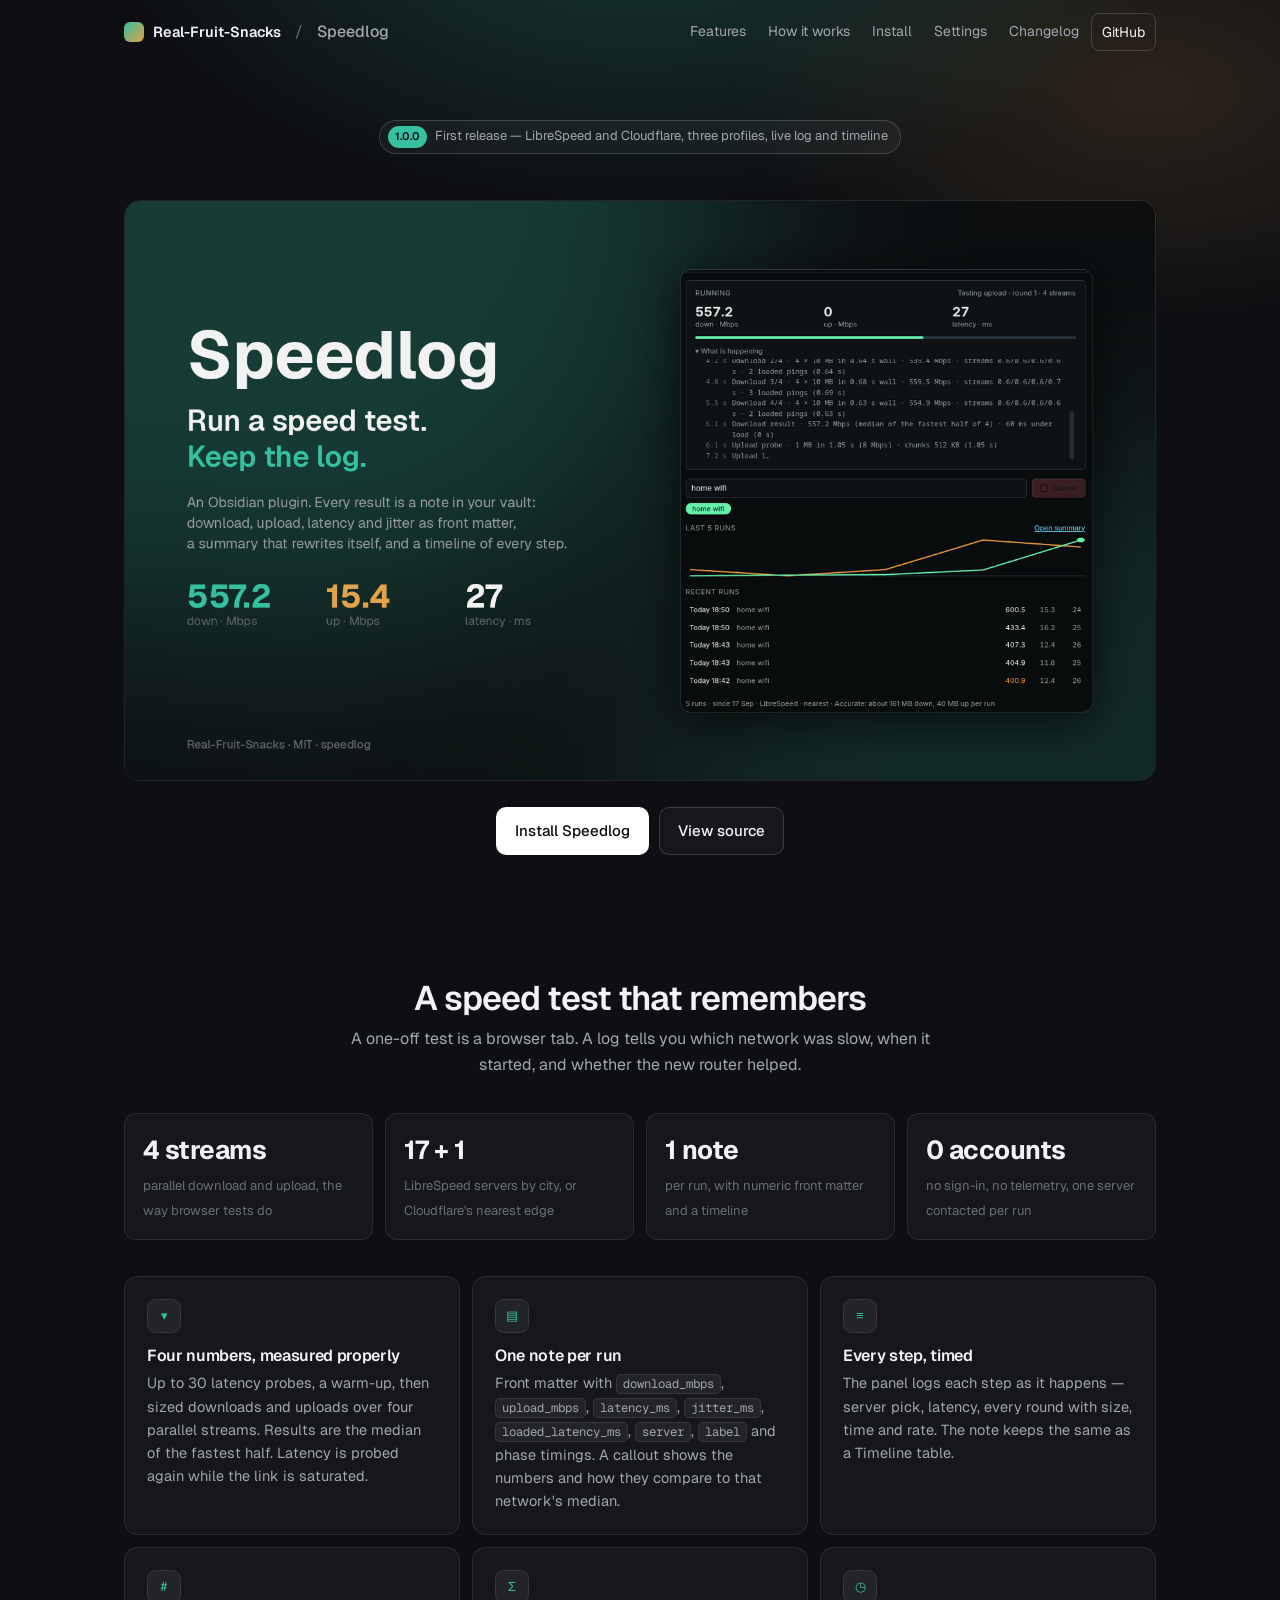
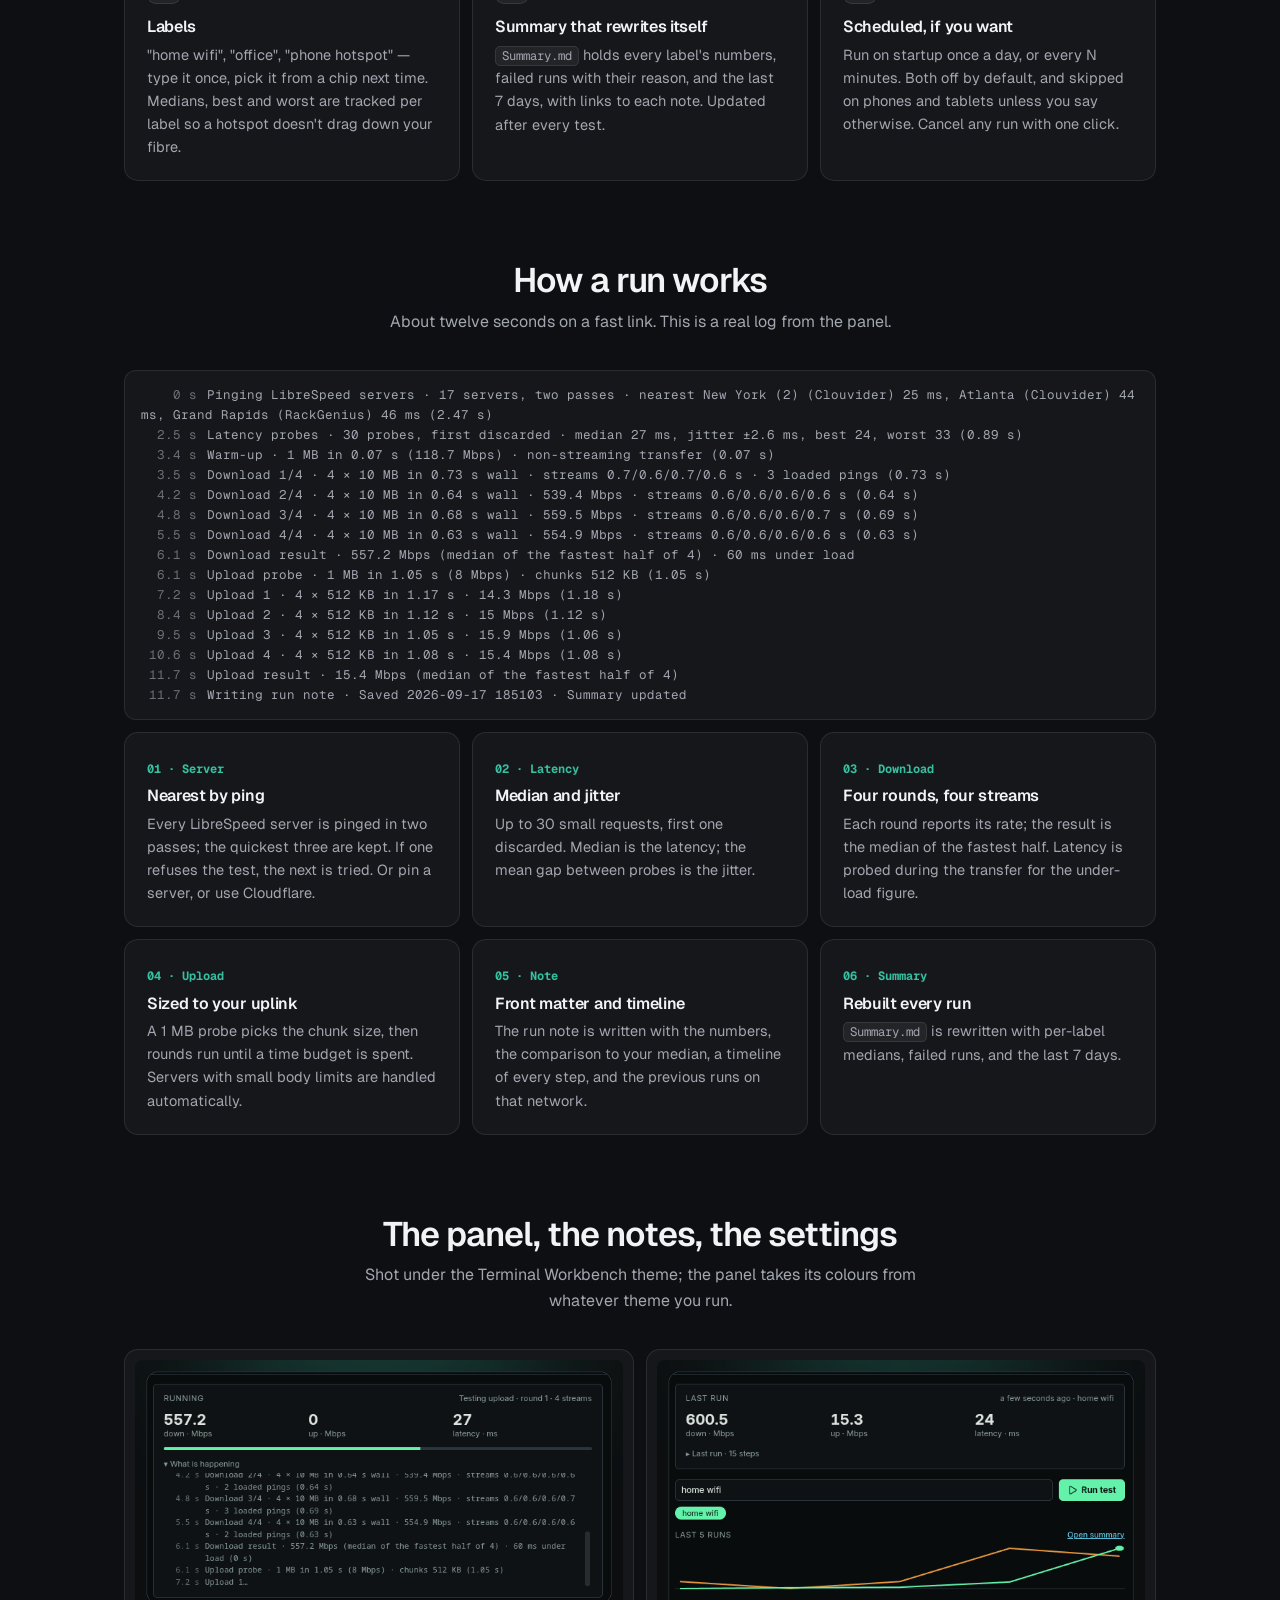
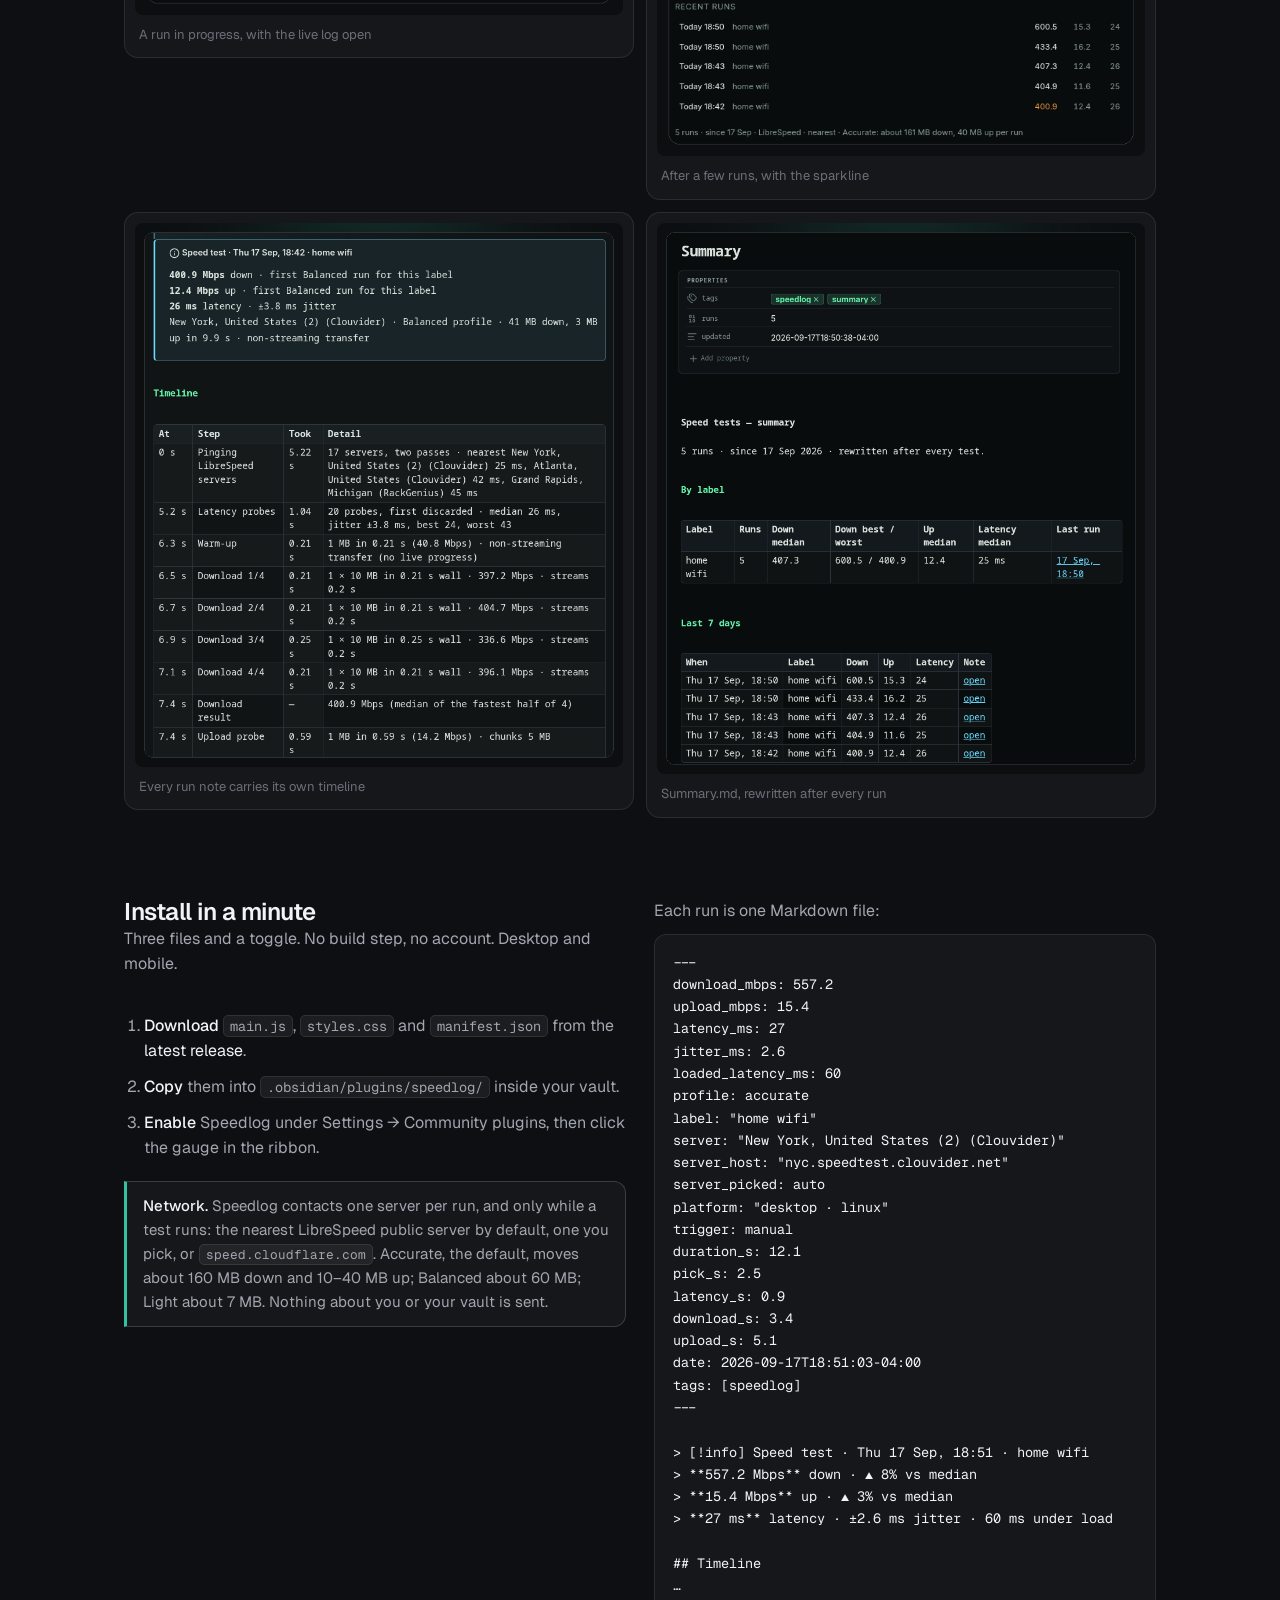
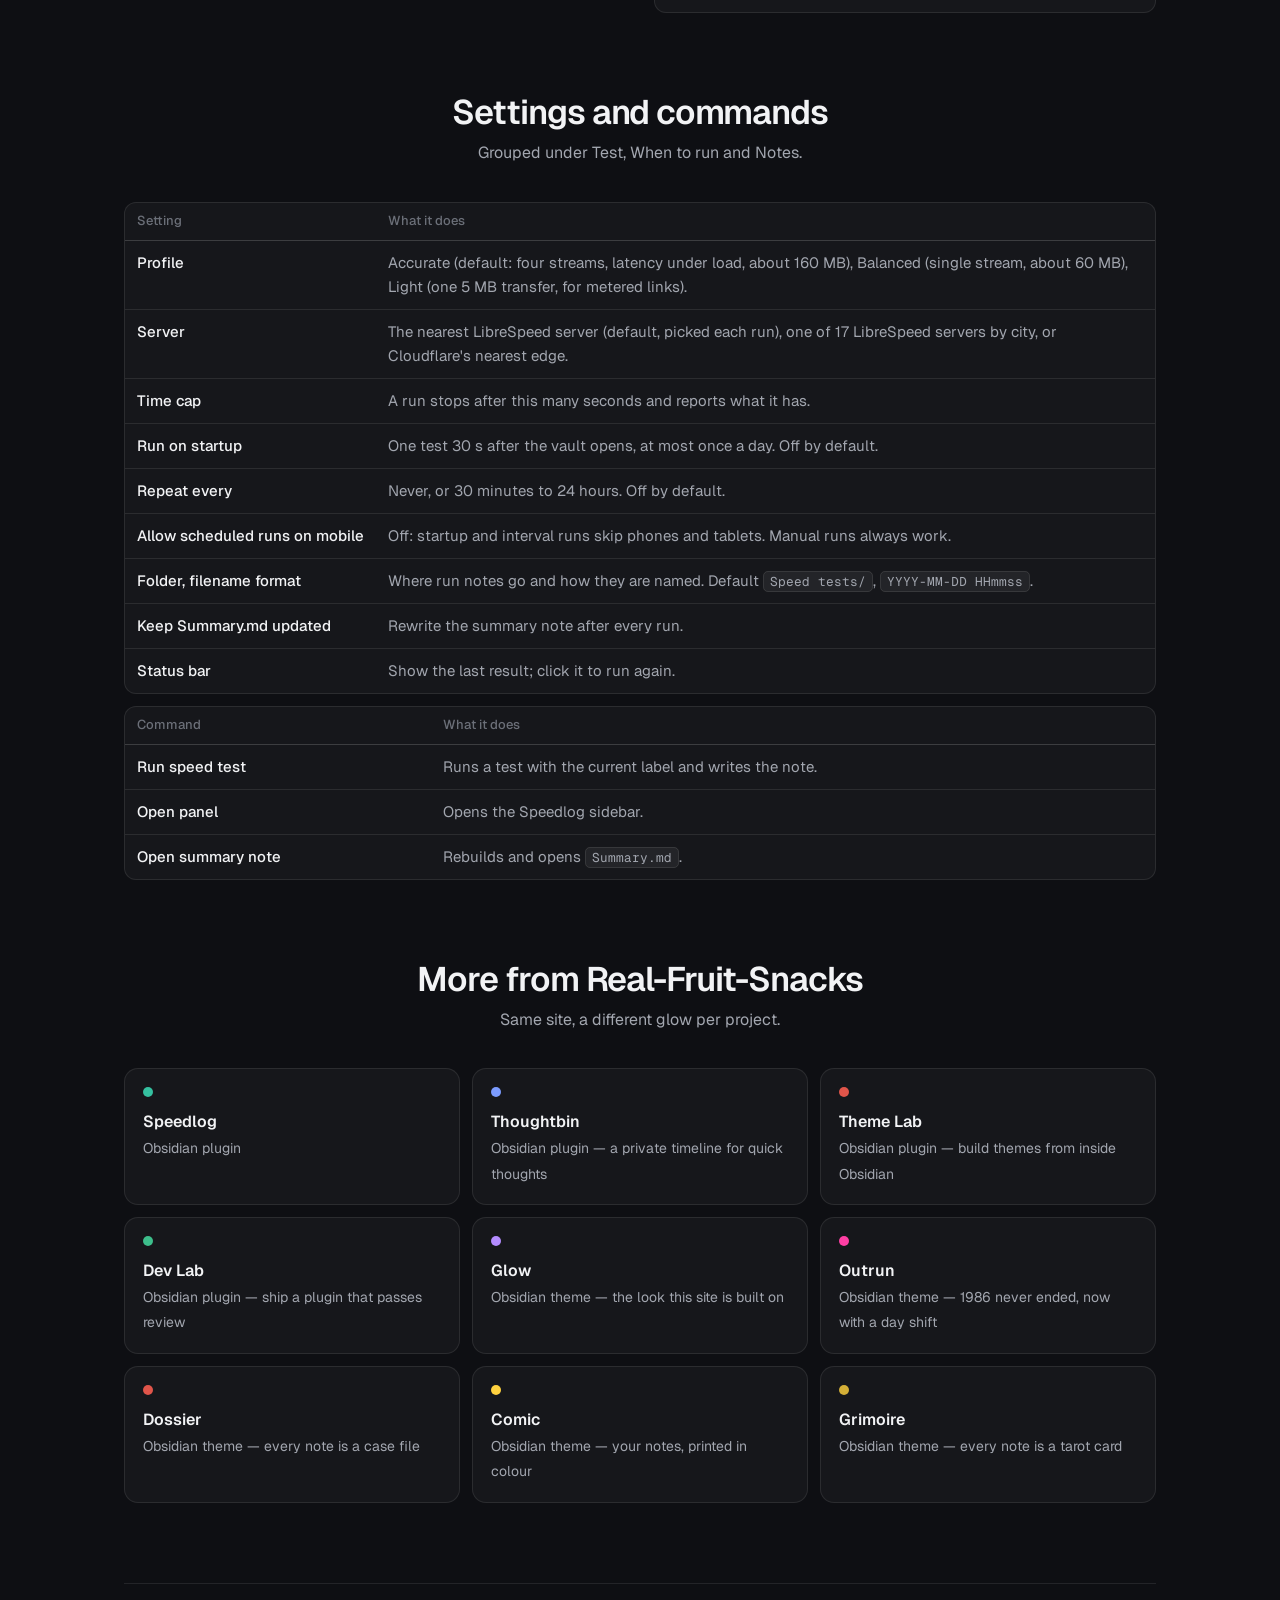
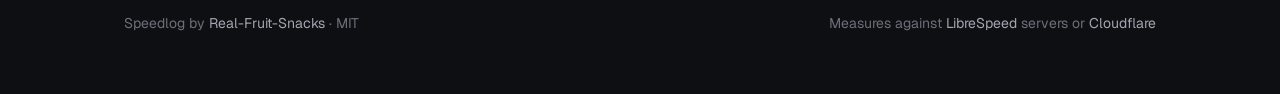
<file: docs/index.html>
<!doctype html>
<html lang="en">
<head>
<meta charset="utf-8">
<meta name="viewport" content="width=device-width, initial-scale=1">
<title>Speedlog — internet speed tests, logged as notes in Obsidian</title>
<meta name="description" content="Speedlog runs an internet speed test from inside Obsidian and logs every result as a Markdown note with front matter: download, upload, latency and jitter, per-label medians, and a summary that rewrites itself.">
<link rel="icon" href="assets/favicon.svg" type="image/svg+xml">
<meta property="og:title" content="Speedlog for Obsidian">
<meta property="og:description" content="Run a speed test, keep the log. Every result is a note in your vault.">
<meta property="og:image" content="https://real-fruit-snacks.github.io/obsidian-speedlog/assets/og.png">
<meta property="og:image:width" content="1280">
<meta property="og:image:height" content="640">
<meta property="og:type" content="website">
<meta name="twitter:card" content="summary_large_image">
<link rel="preconnect" href="https://fonts.googleapis.com">
<link href="https://fonts.googleapis.com/css2?family=Geist:wght@400;500;600;700&family=Geist+Mono:wght@400;500&display=swap" rel="stylesheet">
<link rel="stylesheet" href="assets/rfs.css">
<style>:root{ --accent:#35C0A0; --accent-2:#E0A24A; }</style>
<style>
.site-header .owner, .site-header .proj, .site-header nav a { white-space: nowrap; }
.site-header nav { gap: 2px; }
.site-header nav a { padding: 7px 10px; }
@media (max-width: 900px) { .site-header nav a[href="#settings"], .site-header nav a[href="#how"] { display: none; } }
@media (max-width: 700px) { .site-header .crumb, .site-header .proj { display: none; } .site-header nav a[href="changelog.html"] { display: none; } }
.cover { margin: 8px auto 0; max-width: 1040px; }
.cover img { border-radius: 14px; border: 1px solid var(--line); display: block; }
.steps-grid { display: grid; grid-template-columns: repeat(3, 1fr); gap: 12px; }
.steps-grid .f b.n { display: inline-block; font-family: var(--mono); font-size: 12px; color: var(--accent); margin-bottom: 8px; }
.shots.even { grid-template-columns: 1fr 1fr; }
.kv { display: grid; grid-template-columns: repeat(4, 1fr); gap: 12px; margin: 0 0 36px; }
.kv div { background: var(--panel); border: 1px solid var(--line); border-radius: 12px; padding: 16px 18px; }
.kv b { display: block; font-size: 26px; font-weight: 700; letter-spacing: -0.02em; color: var(--text); }
.kv span { font-size: 13px; color: var(--text-3); }
.log { background: var(--panel); border: 1px solid var(--line); border-radius: 12px; padding: 14px 16px; font-family: var(--mono); font-size: 12.5px; line-height: 1.6; color: var(--text-2); overflow-x: auto; }
.log i { font-style: normal; color: var(--text-3); display: inline-block; width: 4.5em; text-align: right; margin-right: 10px; }
@media (max-width: 800px) { .steps-grid, .kv { grid-template-columns: 1fr 1fr; } .shots.even { grid-template-columns: 1fr; } }
@media (max-width: 520px) { .steps-grid, .kv { grid-template-columns: 1fr; } }
</style>
<style>
.sr-only { position: absolute; width: 1px; height: 1px; padding: 0; margin: -1px; overflow: hidden; clip: rect(0 0 0 0); white-space: nowrap; border: 0; }
.hero.is-cover { padding: 56px 0 44px; }
.hero.is-cover .cover { margin: 20px auto 26px; max-width: 1040px; }
.hero.is-cover .cover img { width: 100%; border-radius: 16px; border: 1px solid var(--line); display: block; }
</style>
</head>
<body>
<div class="wrap">
  <header class="site-header">
    <a class="owner" href="https://github.com/Real-Fruit-Snacks"><i></i>Real-Fruit-Snacks</a>
    <span class="crumb">/</span><span class="proj">Speedlog</span>
    <nav>
      <a href="#features">Features</a>
      <a href="#how">How it works</a>
      <a href="#install">Install</a>
      <a href="#settings">Settings</a>
      <a href="changelog.html">Changelog</a>
      <a class="gh" href="https://github.com/Real-Fruit-Snacks/obsidian-speedlog">GitHub</a>
    </nav>
  </header>

  <div class="hero is-cover">
    <div class="pill"><b>1.0.0</b> First release — LibreSpeed and Cloudflare, three profiles, live log and timeline</div>
    <h1 class="sr-only">Speedlog — run a speed test, keep the log. An Obsidian plugin that logs every result as a note.</h1>
    <div class="cover"><img src="assets/cover.png" alt="Speedlog: run a speed test, keep the log — the panel mid-run beside the summary note"></div>
    <div class="actions">
      <a class="btn primary" href="#install">Install Speedlog</a>
      <a class="btn secondary" href="https://github.com/Real-Fruit-Snacks/obsidian-speedlog">View source</a>
    </div>
  </div>

  <section id="features">
    <h2>A speed test that remembers</h2>
    <p class="sub">A one-off test is a browser tab. A log tells you which network was slow, when it started, and whether the new router helped.</p>
    <div class="kv">
      <div><b>4 streams</b><span>parallel download and upload, the way browser tests do</span></div>
      <div><b>17 + 1</b><span>LibreSpeed servers by city, or Cloudflare's nearest edge</span></div>
      <div><b>1 note</b><span>per run, with numeric front matter and a timeline</span></div>
      <div><b>0 accounts</b><span>no sign-in, no telemetry, one server contacted per run</span></div>
    </div>
    <div class="grid">
      <div class="f"><div class="ic">▾</div><h3>Four numbers, measured properly</h3><p>Up to 30 latency probes, a warm-up, then sized downloads and uploads over four parallel streams. Results are the median of the fastest half. Latency is probed again while the link is saturated.</p></div>
      <div class="f"><div class="ic">▤</div><h3>One note per run</h3><p>Front matter with <code>download_mbps</code>, <code>upload_mbps</code>, <code>latency_ms</code>, <code>jitter_ms</code>, <code>loaded_latency_ms</code>, <code>server</code>, <code>label</code> and phase timings. A callout shows the numbers and how they compare to that network's median.</p></div>
      <div class="f"><div class="ic">≡</div><h3>Every step, timed</h3><p>The panel logs each step as it happens — server pick, latency, every round with size, time and rate. The note keeps the same as a Timeline table.</p></div>
      <div class="f"><div class="ic">#</div><h3>Labels</h3><p>"home wifi", "office", "phone hotspot" — type it once, pick it from a chip next time. Medians, best and worst are tracked per label so a hotspot doesn't drag down your fibre.</p></div>
      <div class="f"><div class="ic">Σ</div><h3>Summary that rewrites itself</h3><p><code>Summary.md</code> holds every label's numbers, failed runs with their reason, and the last 7 days, with links to each note. Updated after every test.</p></div>
      <div class="f"><div class="ic">◷</div><h3>Scheduled, if you want</h3><p>Run on startup once a day, or every N minutes. Both off by default, and skipped on phones and tablets unless you say otherwise. Cancel any run with one click.</p></div>
    </div>
  </section>

  <section id="how">
    <h2>How a run works</h2>
    <p class="sub">About twelve seconds on a fast link. This is a real log from the panel.</p>
    <div class="log">
<i>0 s</i>Pinging LibreSpeed servers · 17 servers, two passes · nearest New York (2) (Clouvider) 25 ms, Atlanta (Clouvider) 44 ms, Grand Rapids (RackGenius) 46 ms (2.47 s)<br>
<i>2.5 s</i>Latency probes · 30 probes, first discarded · median 27 ms, jitter ±2.6 ms, best 24, worst 33 (0.89 s)<br>
<i>3.4 s</i>Warm-up · 1 MB in 0.07 s (118.7 Mbps) · non-streaming transfer (0.07 s)<br>
<i>3.5 s</i>Download 1/4 · 4 × 10 MB in 0.73 s wall · streams 0.7/0.6/0.7/0.6 s · 3 loaded pings (0.73 s)<br>
<i>4.2 s</i>Download 2/4 · 4 × 10 MB in 0.64 s wall · 539.4 Mbps · streams 0.6/0.6/0.6/0.6 s (0.64 s)<br>
<i>4.8 s</i>Download 3/4 · 4 × 10 MB in 0.68 s wall · 559.5 Mbps · streams 0.6/0.6/0.6/0.7 s (0.69 s)<br>
<i>5.5 s</i>Download 4/4 · 4 × 10 MB in 0.63 s wall · 554.9 Mbps · streams 0.6/0.6/0.6/0.6 s (0.63 s)<br>
<i>6.1 s</i>Download result · 557.2 Mbps (median of the fastest half of 4) · 60 ms under load<br>
<i>6.1 s</i>Upload probe · 1 MB in 1.05 s (8 Mbps) · chunks 512 KB (1.05 s)<br>
<i>7.2 s</i>Upload 1 · 4 × 512 KB in 1.17 s · 14.3 Mbps (1.18 s)<br>
<i>8.4 s</i>Upload 2 · 4 × 512 KB in 1.12 s · 15 Mbps (1.12 s)<br>
<i>9.5 s</i>Upload 3 · 4 × 512 KB in 1.05 s · 15.9 Mbps (1.06 s)<br>
<i>10.6 s</i>Upload 4 · 4 × 512 KB in 1.08 s · 15.4 Mbps (1.08 s)<br>
<i>11.7 s</i>Upload result · 15.4 Mbps (median of the fastest half of 4)<br>
<i>11.7 s</i>Writing run note · Saved 2026-09-17 185103 · Summary updated
    </div>
    <div class="steps-grid" style="margin-top:12px">
      <div class="f"><b class="n">01 · Server</b><h3>Nearest by ping</h3><p>Every LibreSpeed server is pinged in two passes; the quickest three are kept. If one refuses the test, the next is tried. Or pin a server, or use Cloudflare.</p></div>
      <div class="f"><b class="n">02 · Latency</b><h3>Median and jitter</h3><p>Up to 30 small requests, first one discarded. Median is the latency; the mean gap between probes is the jitter.</p></div>
      <div class="f"><b class="n">03 · Download</b><h3>Four rounds, four streams</h3><p>Each round reports its rate; the result is the median of the fastest half. Latency is probed during the transfer for the under-load figure.</p></div>
      <div class="f"><b class="n">04 · Upload</b><h3>Sized to your uplink</h3><p>A 1 MB probe picks the chunk size, then rounds run until a time budget is spent. Servers with small body limits are handled automatically.</p></div>
      <div class="f"><b class="n">05 · Note</b><h3>Front matter and timeline</h3><p>The run note is written with the numbers, the comparison to your median, a timeline of every step, and the previous runs on that network.</p></div>
      <div class="f"><b class="n">06 · Summary</b><h3>Rebuilt every run</h3><p><code>Summary.md</code> is rewritten with per-label medians, failed runs, and the last 7 days.</p></div>
    </div>
  </section>

  <section id="screens">
    <h2>The panel, the notes, the settings</h2>
    <p class="sub">Shot under the Terminal Workbench theme; the panel takes its colours from whatever theme you run.</p>
    <div class="shots even">
      <figure><img src="assets/panel-live.png" alt="The Speedlog panel mid-run: live numbers, a progress bar and a step-by-step log" loading="lazy"><figcaption>A run in progress, with the live log open</figcaption></figure>
      <figure><img src="assets/panel.png" alt="The Speedlog panel after five runs: last result, label chips, sparkline and recent runs" loading="lazy"><figcaption>After a few runs, with the sparkline</figcaption></figure>
    </div>
    <div class="shots even" style="margin-top:12px">
      <figure><img src="assets/timeline.png" alt="A run note in Reading view: the results callout and a timeline table of every step with its duration" loading="lazy"><figcaption>Every run note carries its own timeline</figcaption></figure>
      <figure><img src="assets/summary.png" alt="The Summary note: runs, medians, best and worst per label, and the last 7 days" loading="lazy"><figcaption>Summary.md, rewritten after every run</figcaption></figure>
    </div>
  </section>

  <section id="install">
    <div class="two">
      <div>
        <h2>Install in a minute</h2>
        <p class="sub">Three files and a toggle. No build step, no account. Desktop and mobile.</p>
        <ol class="steps">
          <li><b>Download</b> <code>main.js</code>, <code>styles.css</code> and <code>manifest.json</code> from the <a href="https://github.com/Real-Fruit-Snacks/obsidian-speedlog/releases/latest">latest release</a>.</li>
          <li><b>Copy</b> them into <code>.obsidian/plugins/speedlog/</code> inside your vault.</li>
          <li><b>Enable</b> Speedlog under Settings → Community plugins, then click the gauge in the ribbon.</li>
        </ol>
        <div class="callout"><b>Network.</b> Speedlog contacts one server per run, and only while a test runs: the nearest LibreSpeed public server by default, one you pick, or <code>speed.cloudflare.com</code>. Accurate, the default, moves about 160 MB down and 10–40 MB up; Balanced about 60 MB; Light about 7 MB. Nothing about you or your vault is sent.</div>
      </div>
      <div>
        <p class="sub" style="text-align:left;margin-bottom:10px">Each run is one Markdown file:</p>
<pre><code>---
download_mbps: 557.2
upload_mbps: 15.4
latency_ms: 27
jitter_ms: 2.6
loaded_latency_ms: 60
profile: accurate
label: "home wifi"
server: "New York, United States (2) (Clouvider)"
server_host: "nyc.speedtest.clouvider.net"
server_picked: auto
platform: "desktop · linux"
trigger: manual
duration_s: 12.1
pick_s: 2.5
latency_s: 0.9
download_s: 3.4
upload_s: 5.1
date: 2026-09-17T18:51:03-04:00
tags: [speedlog]
---

&gt; [!info] Speed test · Thu 17 Sep, 18:51 · home wifi
&gt; **557.2 Mbps** down · ▲ 8% vs median
&gt; **15.4 Mbps** up · ▲ 3% vs median
&gt; **27 ms** latency · ±2.6 ms jitter · 60 ms under load

## Timeline
…</code></pre>
      </div>
    </div>
  </section>

  <section id="settings">
    <h2>Settings and commands</h2>
    <p class="sub">Grouped under Test, When to run and Notes.</p>
    <div class="table-wrap">
      <table>
        <tr><th>Setting</th><th>What it does</th></tr>
        <tr><td>Profile</td><td>Accurate (default: four streams, latency under load, about 160 MB), Balanced (single stream, about 60 MB), Light (one 5 MB transfer, for metered links).</td></tr>
        <tr><td>Server</td><td>The nearest LibreSpeed server (default, picked each run), one of 17 LibreSpeed servers by city, or Cloudflare's nearest edge.</td></tr>
        <tr><td>Time cap</td><td>A run stops after this many seconds and reports what it has.</td></tr>
        <tr><td>Run on startup</td><td>One test 30 s after the vault opens, at most once a day. Off by default.</td></tr>
        <tr><td>Repeat every</td><td>Never, or 30 minutes to 24 hours. Off by default.</td></tr>
        <tr><td>Allow scheduled runs on mobile</td><td>Off: startup and interval runs skip phones and tablets. Manual runs always work.</td></tr>
        <tr><td>Folder, filename format</td><td>Where run notes go and how they are named. Default <code>Speed tests/</code>, <code>YYYY-MM-DD HHmmss</code>.</td></tr>
        <tr><td>Keep Summary.md updated</td><td>Rewrite the summary note after every run.</td></tr>
        <tr><td>Status bar</td><td>Show the last result; click it to run again.</td></tr>
      </table>
    </div>
    <div class="table-wrap" style="margin-top:12px">
      <table>
        <tr><th>Command</th><th>What it does</th></tr>
        <tr><td>Run speed test</td><td>Runs a test with the current label and writes the note.</td></tr>
        <tr><td>Open panel</td><td>Opens the Speedlog sidebar.</td></tr>
        <tr><td>Open summary note</td><td>Rebuilds and opens <code>Summary.md</code>.</td></tr>
      </table>
    </div>
  </section>

<section id="projects">
    <h2>More from Real-Fruit-Snacks</h2>
    <p class="sub">Same site, a different glow per project.</p>
    <div class="proj">
      <a href="#" aria-current="page"><i style="background:#35C0A0"></i><b>Speedlog</b><span>Obsidian plugin</span></a>
      <a href="https://real-fruit-snacks.github.io/obsidian-Thoughtbin/"><i style="background:#7C9CFF"></i><b>Thoughtbin</b><span>Obsidian plugin — a private timeline for quick thoughts</span></a>
      <a href="https://real-fruit-snacks.github.io/obsidian-theme-lab/"><i style="background:#E0554A"></i><b>Theme Lab</b><span>Obsidian plugin — build themes from inside Obsidian</span></a>
      <a href="https://real-fruit-snacks.github.io/obsidian-plugin-lab/"><i style="background:#3DBE8B"></i><b>Dev Lab</b><span>Obsidian plugin — ship a plugin that passes review</span></a>
      <a href="https://real-fruit-snacks.github.io/obsidian-glow/"><i style="background:#B48CFF"></i><b>Glow</b><span>Obsidian theme — the look this site is built on</span></a>
      <a href="https://real-fruit-snacks.github.io/obsidian-outrun/"><i style="background:#FF3FA4"></i><b>Outrun</b><span>Obsidian theme — 1986 never ended, now with a day shift</span></a>
      <a href="https://real-fruit-snacks.github.io/obsidian-dossier/"><i style="background:#E0554A"></i><b>Dossier</b><span>Obsidian theme — every note is a case file</span></a>
      <a href="https://real-fruit-snacks.github.io/obsidian-comic/"><i style="background:#FFD23F"></i><b>Comic</b><span>Obsidian theme — your notes, printed in colour</span></a>
      <a href="https://real-fruit-snacks.github.io/obsidian-grimoire/"><i style="background:#D4AF37"></i><b>Grimoire</b><span>Obsidian theme — every note is a tarot card</span></a>
    </div>
  </section>

  <footer class="site-footer">
    <span>Speedlog by <a href="https://github.com/Real-Fruit-Snacks">Real-Fruit-Snacks</a> · MIT</span>
    <span>Measures against <a href="https://librespeed.org">LibreSpeed</a> servers or <a href="https://speed.cloudflare.com">Cloudflare</a></span>
  </footer>
</div>
</body>
</html>
</file>
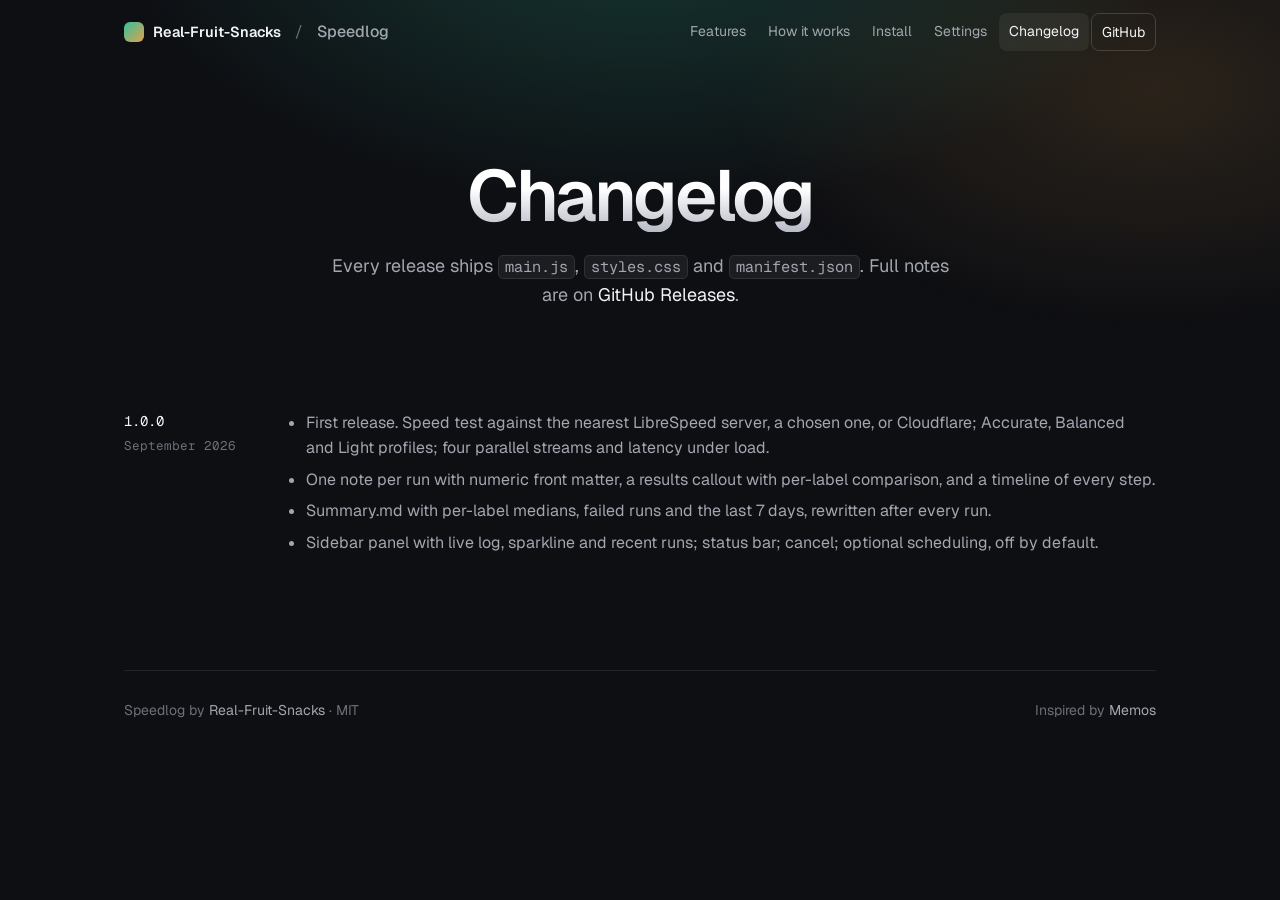
<file: docs/changelog.html>
<!doctype html>
<html lang="en">
<head>
<meta charset="utf-8">
<meta name="viewport" content="width=device-width, initial-scale=1">
<title>Changelog — Speedlog</title>
<link rel="icon" href="assets/favicon.svg" type="image/svg+xml">
<link rel="preconnect" href="https://fonts.googleapis.com">
<link href="https://fonts.googleapis.com/css2?family=Geist:wght@400;500;600;700&family=Geist+Mono:wght@400;500&display=swap" rel="stylesheet">
<link rel="stylesheet" href="assets/rfs.css">
<style>:root{ --accent:#35C0A0; --accent-2:#E0A24A; }</style>
<style>.site-header .owner, .site-header .proj, .site-header nav a { white-space: nowrap; } .site-header nav { gap: 2px; } .site-header nav a { padding: 7px 10px; } @media (max-width: 900px) { .site-header nav a[href="index.html#settings"], .site-header nav a[href="index.html#how"] { display: none; } } @media (max-width: 700px) { .site-header .crumb, .site-header .proj { display: none; } }</style>
</head>
<body>
<div class="wrap">
  <header class="site-header">
    <a class="owner" href="https://github.com/Real-Fruit-Snacks"><i></i>Real-Fruit-Snacks</a>
    <span class="crumb">/</span><a class="proj" href="index.html">Speedlog</a>
    <nav>
      <a href="index.html#features">Features</a>
      <a href="index.html#how">How it works</a>
      <a href="index.html#install">Install</a>
      <a href="index.html#settings">Settings</a>
      <a href="changelog.html" aria-current="page">Changelog</a>
      <a class="gh" href="https://github.com/Real-Fruit-Snacks/obsidian-Speedlog">GitHub</a>
    </nav>
  </header>

  <div class="hero" style="padding-bottom:0">
    <h1>Changelog</h1>
    <p class="lede">Every release ships <code>main.js</code>, <code>styles.css</code> and <code>manifest.json</code>. Full notes are on <a href="https://github.com/Real-Fruit-Snacks/obsidian-Speedlog/releases">GitHub Releases</a>.</p>
  </div>

  <section class="left" style="padding-top:40px">
    <div class="release">
      <div class="v">1.0.0<small>September 2026</small></div>
      <ul>
        <li>First release. Speed test against the nearest LibreSpeed server, a chosen one, or Cloudflare; Accurate, Balanced and Light profiles; four parallel streams and latency under load.</li>
        <li>One note per run with numeric front matter, a results callout with per-label comparison, and a timeline of every step.</li>
        <li>Summary.md with per-label medians, failed runs and the last 7 days, rewritten after every run.</li>
        <li>Sidebar panel with live log, sparkline and recent runs; status bar; cancel; optional scheduling, off by default.</li>
      </ul>
    </div>
  </section>

  <footer class="site-footer">
    <span>Speedlog by <a href="https://github.com/Real-Fruit-Snacks">Real-Fruit-Snacks</a> · MIT</span>
    <span>Inspired by <a href="https://usememos.com">Memos</a></span>
  </footer>
</div>
</body>
</html>
</file>
<file: docs/assets/rfs.css>
/* ==========================================================================
   Real-Fruit-Snacks site system — "Glow"
   Shared by every project site. Per-project overrides go in the page:
     <style>:root{ --accent:#7C9CFF; --accent-2:#B48CFF; }</style>
   ========================================================================== */

:root {
  --bg: #0E0F13;
  --bg-2: #15171D;
  --panel: rgba(255, 255, 255, .035);
  --panel-2: rgba(255, 255, 255, .06);
  --line: rgba(255, 255, 255, .09);
  --line-2: rgba(255, 255, 255, .16);
  --text: #F2F3F5;
  --text-2: #A2A6AF;
  --text-3: #6B6F78;
  --accent: #7C9CFF;
  --accent-2: #B48CFF;
  --accent-ink: #0E0F13;
  --sans: "Geist", system-ui, -apple-system, "Segoe UI", sans-serif;
  --mono: "Geist Mono", ui-monospace, SFMono-Regular, Menlo, monospace;
  --r-s: 8px; --r: 12px; --r-l: 16px;
  --max: 1080px;
}

/* ---------- base ---------- */
*, *::before, *::after { box-sizing: border-box; }
html { scroll-behavior: smooth; }
@media (prefers-reduced-motion: reduce) { html { scroll-behavior: auto; } }
body {
  margin: 0; background: var(--bg); color: var(--text);
  font-family: var(--sans); font-size: 16px; line-height: 1.6;
  -webkit-font-smoothing: antialiased;
}
body::before {
  content: ""; position: fixed; inset: 0; pointer-events: none; z-index: 0;
  background:
    radial-gradient(900px 500px at 50% -10%, color-mix(in srgb, var(--accent) 24%, transparent), transparent 60%),
    radial-gradient(700px 400px at 90% 10%, color-mix(in srgb, var(--accent-2) 14%, transparent), transparent 60%);
}
a { color: var(--text); text-decoration: none; }
a:hover { color: var(--accent); }
:focus-visible { outline: 2px solid var(--accent); outline-offset: 3px; border-radius: 4px; }
img { max-width: 100%; height: auto; display: block; }
.wrap { max-width: var(--max); margin: 0 auto; padding: 0 24px; position: relative; z-index: 1; }

h1, h2, h3 { margin: 0; font-weight: 600; letter-spacing: -.02em; line-height: 1.15; }
p { margin: 0 0 1em; }
code {
  font-family: var(--mono); font-size: .85em;
  background: var(--panel-2); border: 1px solid var(--line);
  padding: 1px 6px; border-radius: 5px;
}
pre {
  font-family: var(--mono); font-size: 13.5px; line-height: 1.65;
  background: var(--panel); border: 1px solid var(--line); border-radius: var(--r);
  padding: 16px 18px; margin: 0; overflow: auto;
}
pre code { background: none; border: 0; padding: 0; font-size: inherit; }
kbd {
  font-family: var(--mono); font-size: .8em; color: var(--text-2);
  border: 1px solid var(--line-2); border-bottom-width: 2px; border-radius: 5px; padding: 1px 6px;
}
hr { border: 0; border-top: 1px solid var(--line); margin: 48px 0; }

/* ---------- header ---------- */
.site-header { display: flex; align-items: center; gap: 14px; height: 64px; }
.site-header .owner { display: flex; align-items: center; gap: 9px; font-weight: 600; font-size: 14.5px; }
.site-header .owner i { width: 20px; height: 20px; border-radius: 6px; background: linear-gradient(135deg, var(--accent), var(--accent-2)); }
.site-header .crumb { color: var(--text-3); }
.site-header .proj { font-weight: 500; color: var(--text-2); }
.site-header nav { margin-left: auto; display: flex; gap: 6px; }
.site-header nav a { color: var(--text-2); font-size: 14px; padding: 7px 12px; border-radius: var(--r-s); }
.site-header nav a:hover, .site-header nav a[aria-current="page"] { background: var(--panel-2); color: var(--text); }
.site-header nav a.gh { border: 1px solid var(--line-2); color: var(--text); }

/* ---------- hero ---------- */
.hero { text-align: center; padding: 96px 0 40px; }
.pill {
  display: inline-flex; align-items: center; gap: 8px; font-size: 13px; color: var(--text-2);
  border: 1px solid var(--line-2); background: var(--panel); border-radius: 999px;
  padding: 5px 12px 5px 8px; margin-bottom: 26px;
}
.pill b { background: var(--accent); color: var(--accent-ink); border-radius: 999px; font-size: 11px; padding: 2px 7px; font-weight: 600; }
.hero h1 {
  font-size: clamp(40px, 6vw, 72px); letter-spacing: -.04em; line-height: 1;
  margin: 0 auto 20px; max-width: 16ch;
  background: linear-gradient(180deg, #fff 40%, #B7BBC6);
  -webkit-background-clip: text; background-clip: text; color: transparent;
}
.hero .lede { font-size: 18px; color: var(--text-2); max-width: 52ch; margin: 0 auto 32px; }
.hero .actions { display: flex; gap: 10px; justify-content: center; flex-wrap: wrap; }

.btn {
  display: inline-flex; align-items: center; gap: 8px; padding: 11px 18px;
  border-radius: 10px; font-weight: 500; font-size: 15px; border: 1px solid transparent;
}
.btn.primary { background: #fff; color: #0E0F13; }
.btn.primary:hover { background: #E9EBF0; color: #0E0F13; }
.btn.secondary { border-color: var(--line-2); color: var(--text); background: var(--panel); }
.btn.secondary:hover { border-color: var(--accent); color: var(--text); }

/* framed screenshot / app mock */
.frame {
  margin: 56px auto 0; max-width: 900px; border: 1px solid var(--line-2); border-radius: var(--r-l);
  background: linear-gradient(180deg, rgba(255,255,255,.06), rgba(255,255,255,.02));
  padding: 10px;
  box-shadow: 0 0 0 1px rgba(0,0,0,.4), 0 40px 120px color-mix(in srgb, var(--accent) 16%, transparent);
}
.frame > img { border-radius: 10px; border: 1px solid var(--line); }
.frame .screen {
  border-radius: 10px; background: var(--bg-2); border: 1px solid var(--line);
  aspect-ratio: 16 / 9; display: grid; grid-template-columns: 200px 1fr; overflow: hidden; text-align: left; font-size: 13px;
}
.screen .sb { border-right: 1px solid var(--line); padding: 14px; color: var(--text-3); }
.screen .sb b { display: block; color: var(--text); margin-bottom: 10px; font-weight: 500; }
.screen .cal { display: grid; grid-template-columns: repeat(7, 1fr); gap: 3px; margin: 8px 0 16px; }
.screen .cal i { aspect-ratio: 1; border-radius: 3px; background: rgba(255,255,255,.05); }
.screen .cal i.h { background: var(--accent); opacity: .55; }
.screen .cal i.hh { background: var(--accent); }
.screen .main { padding: 14px 16px; }
.screen .comp, .screen .card { border: 1px solid var(--line); border-radius: var(--r-s); padding: 10px 12px; margin-bottom: 8px; background: var(--panel); }
.screen .comp { color: var(--text-3); display: flex; justify-content: space-between; }
.screen .comp b { background: var(--accent); color: var(--accent-ink); border-radius: 999px; font-size: 11px; padding: 2px 9px; font-weight: 600; }
.screen .card small { color: var(--text-3); display: block; font-size: 11.5px; margin-bottom: 3px; }
.screen .card p { margin: 0; color: var(--text-2); }
.screen .card .t { color: var(--accent); }

/* ---------- sections ---------- */
section { padding: 80px 0 0; }
section > h2, .section-title { font-size: 34px; letter-spacing: -.03em; margin: 0 0 8px; text-align: center; }
.sub { color: var(--text-2); text-align: center; margin: 0 auto 36px; max-width: 56ch; }
.left h2, .left .sub, .two h2, .two .sub { text-align: left; margin-left: 0; }

.grid { display: grid; grid-template-columns: repeat(3, 1fr); gap: 12px; }
.grid.two-up { grid-template-columns: repeat(2, 1fr); }
.f { background: var(--panel); border: 1px solid var(--line); border-radius: 14px; padding: 22px; }
.f h3 { margin: 0 0 6px; font-size: 16px; }
.f p { margin: 0; color: var(--text-2); font-size: 14.5px; }
.f .ic {
  width: 34px; height: 34px; border-radius: 9px; background: var(--panel-2); border: 1px solid var(--line);
  margin-bottom: 14px; display: grid; place-items: center; color: var(--accent); font-family: var(--mono); font-size: 13px;
}

.two { display: grid; grid-template-columns: 1fr 1fr; gap: 28px; align-items: start; }
ol.steps { padding-left: 20px; color: var(--text-2); margin: 0; }
ol.steps li { margin-bottom: 10px; }
ol.steps b { color: var(--text); font-weight: 500; }

.shots { display: grid; grid-template-columns: 2fr 1fr; gap: 12px; align-items: start; }
.shots figure { margin: 0; background: var(--panel); border: 1px solid var(--line); border-radius: 14px; padding: 10px; }
.shots img { border-radius: 8px; }
.shots figcaption { color: var(--text-3); font-size: 13px; padding: 10px 4px 2px; }

.callout {
  border: 1px solid var(--line-2); border-left: 3px solid var(--accent); background: var(--panel);
  border-radius: 0 var(--r) var(--r) 0; padding: 12px 16px; margin: 20px 0; font-size: 15px; color: var(--text-2);
}
.callout b { color: var(--text); font-weight: 500; }

table { width: 100%; border-collapse: collapse; font-size: 15px; }
th { text-align: left; font-weight: 500; color: var(--text-3); font-size: 13px; padding: 8px 12px; border-bottom: 1px solid var(--line-2); }
td { padding: 10px 12px; border-bottom: 1px solid var(--line); vertical-align: top; color: var(--text-2); }
td:first-child { color: var(--text); font-weight: 500; white-space: nowrap; }
tr:last-child td { border-bottom: 0; }
.table-wrap { background: var(--panel); border: 1px solid var(--line); border-radius: var(--r); overflow: auto; }

.proj { display: grid; grid-template-columns: repeat(3, 1fr); gap: 12px; }
.proj a { background: var(--panel); border: 1px solid var(--line); border-radius: 14px; padding: 18px; color: var(--text); }
.proj a:hover { border-color: var(--line-2); }
.proj a i { display: block; width: 10px; height: 10px; border-radius: 50%; margin-bottom: 12px; }
.proj b { display: block; font-weight: 600; }
.proj span { font-size: 14px; color: var(--text-2); }

/* changelog */
.release { display: grid; grid-template-columns: 140px 1fr; gap: 24px; padding: 28px 0; border-top: 1px solid var(--line); }
.release:first-of-type { border-top: 0; }
.release .v { font-family: var(--mono); font-size: 14px; color: var(--text); }
.release .v small { display: block; color: var(--text-3); font-size: 12.5px; margin-top: 4px; }
.release ul { margin: 0; padding-left: 18px; color: var(--text-2); }
.release li { margin-bottom: 6px; }

.site-footer {
  margin-top: 80px; border-top: 1px solid var(--line); padding: 28px 0 60px;
  color: var(--text-3); font-size: 14px; display: flex; justify-content: space-between; flex-wrap: wrap; gap: 8px;
}
.site-footer a { color: var(--text-2); }

/* ---------- responsive ---------- */
@media (max-width: 860px) {
  .hero { padding: 56px 0 24px; }
  .frame .screen { grid-template-columns: 1fr; }
  .screen .sb { display: none; }
  .grid, .grid.two-up, .proj, .two, .shots { grid-template-columns: 1fr; }
  .site-header nav a:not(.gh) { display: none; }
  .release { grid-template-columns: 1fr; gap: 8px; }
  section { padding-top: 56px; }
}
</file>
